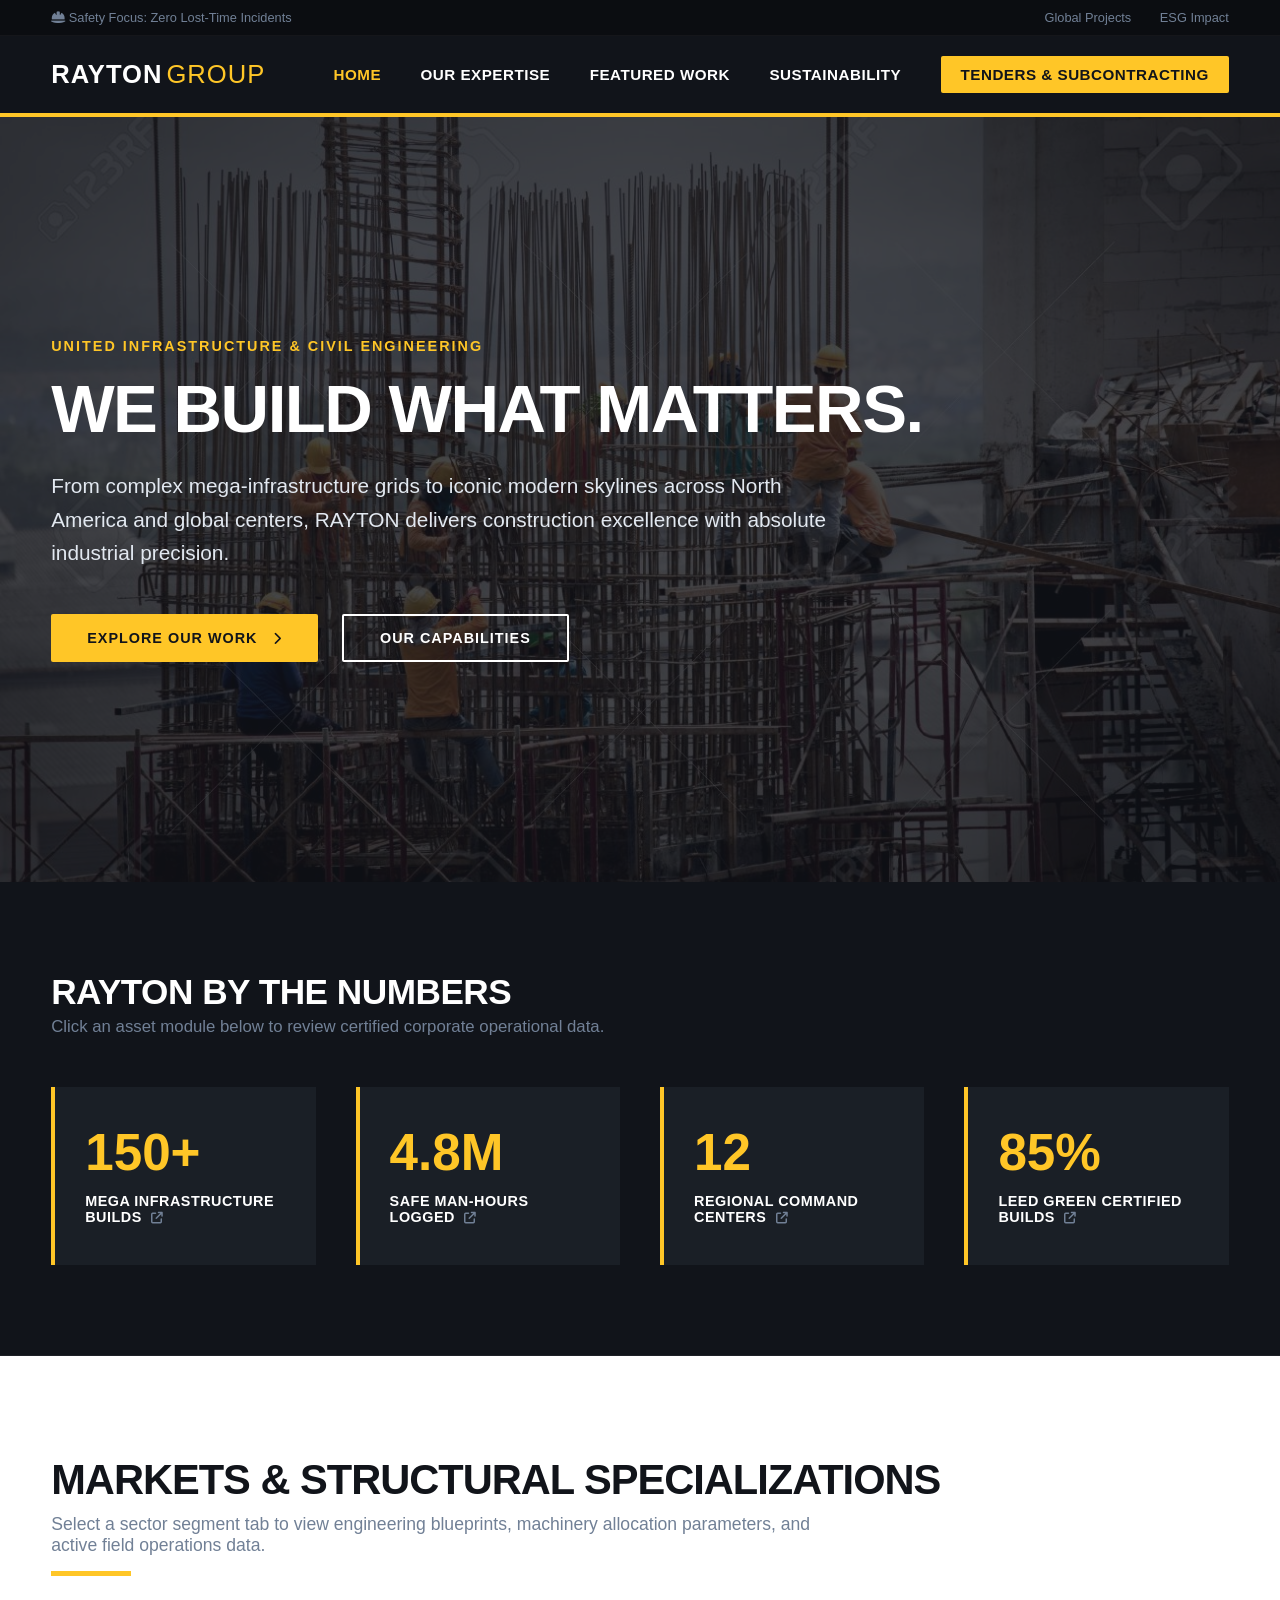
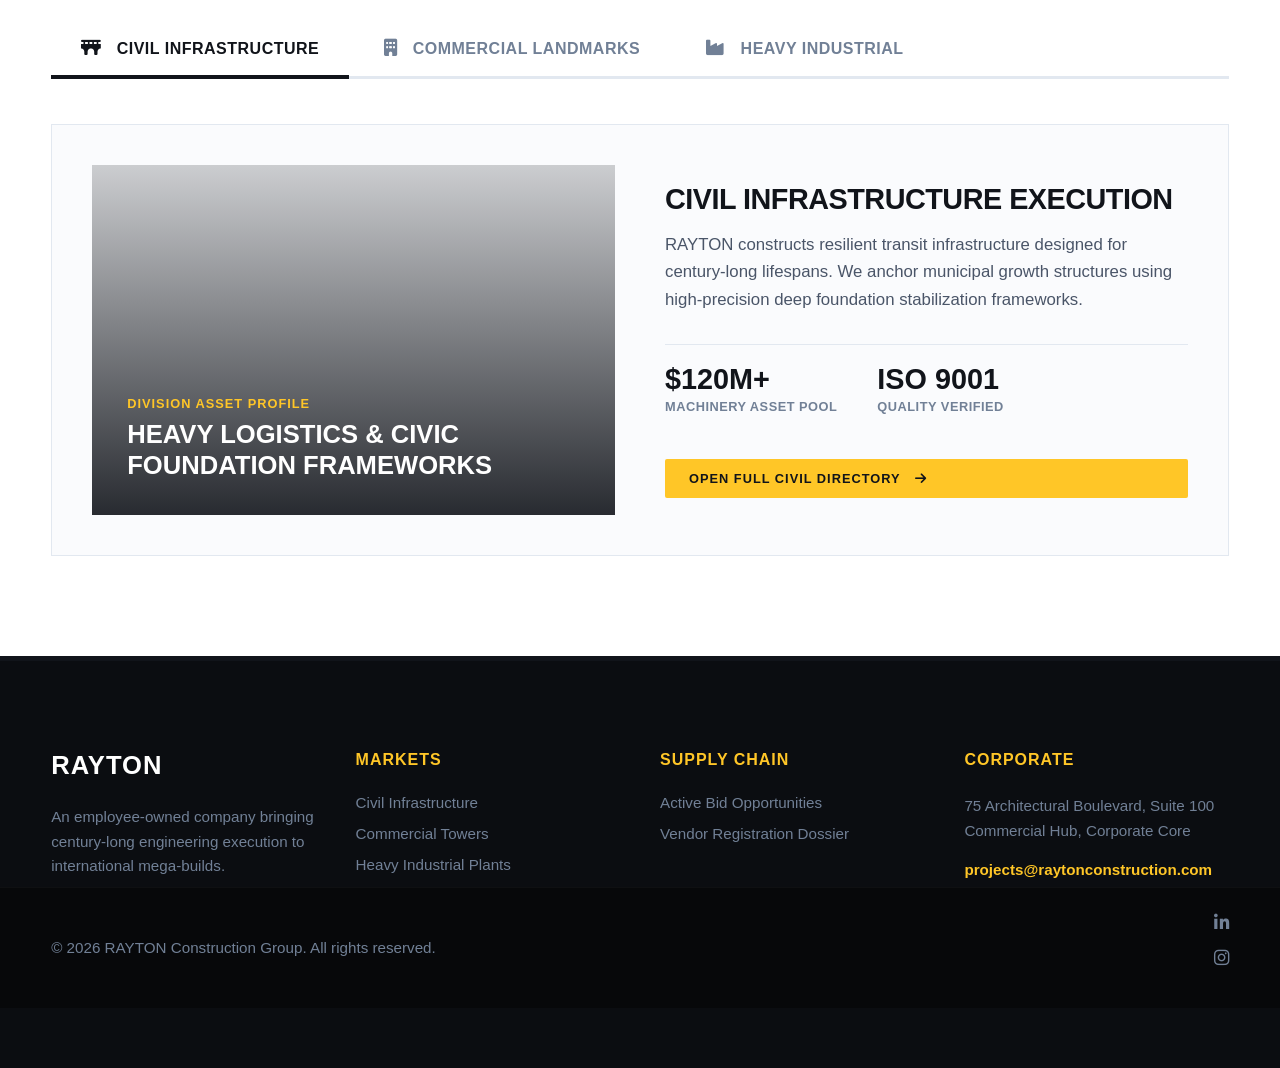
<file: index.html>
<!DOCTYPE html>
<html lang="en">
<head>
    <meta charset="UTF-8">
    <meta name="viewport" content="width=device-width, initial-scale=1.0">
    <title>RAYTON Engineering & Construction | Infrastructure & Capital Builders</title>
    <link rel="stylesheet" href="styles.css">
    <link rel="stylesheet" href="https://cdnjs.cloudflare.com/ajax/libs/font-awesome/6.4.0/css/all.min.css">
</head>
<body>

    <!-- PCL Minimalist Top Utility Grid -->
    <div class="pcl-utility-strip">
        <div class="pcl-container row">
            <div class="strip-ticker">
                <span><i class="fa-solid fa-helmet-safety"></i> Safety Focus: Zero Lost-Time Incidents</span>
            </div>
            <div class="strip-links">
                <a href="portfolio.html">Global Projects</a>
                <a href="sustainability.html">ESG Impact</a>
            </div>
        </div>
    </div>

    <!-- PCL Signature High-Contrast Navbar -->
    <header class="pcl-navbar">
        <div class="pcl-container row">
            <div class="pcl-brand">
                <h2>RAYTON<span>GROUP</span></h2>
            </div>
            <nav class="pcl-nav-links">
                <a href="index.html" class="active">Home</a>
                <a href="capabilities.html">Our Expertise</a>
                <a href="portfolio.html">Featured Work</a>
                <a href="sustainability.html">Sustainability</a>
                <a href="procurement.html" class="pcl-btn-accent">Tenders & Subcontracting</a>
            </nav>
        </div>
    </header>

    <!-- PCL Massive Premium Fullscreen Stage Hero Grid -->
    <section class="pcl-stage-hero">
        <div class="pcl-stage-overlay"></div>
        <div class="pcl-container pcl-stage-content">
            <span class="pcl-badge-line">United Infrastructure & Civil Engineering</span>
            <h1>We Build What Matters.</h1>
            <p>From complex mega-infrastructure grids to iconic modern skylines across North America and global centers, RAYTON delivers construction excellence with absolute industrial precision.</p>
            <div class="pcl-hero-actions">
                <a href="portfolio.html" class="pcl-btn-fill">Explore Our Work <i class="fa-solid fa-chevron-right"></i></a>
                <a href="capabilities.html" class="pcl-btn-outline">Our Capabilities</a>
            </div>
        </div>
    </section>

    <!-- PCL Signature Sleek Analytics Metrics Matrix -->
    <section class="pcl-matrix-section">
        <div class="pcl-container">
            <div class="matrix-headline">
                <h3>RAYTON by the Numbers</h3>
                <p>Click an asset module below to review certified corporate operational data.</p>
            </div>
            <div class="pcl-grid pcl-grid-4">
                <a href="record-projects.html" class="pcl-matrix-card">
                    <span class="card-num">150+</span>
                    <span class="card-lbl">Mega Infrastructure Builds <i class="fa-solid fa-arrow-up-right-from-square"></i></span>
                </a>
                <a href="record-safety.html" class="pcl-matrix-card">
                    <span class="card-num">4.8M</span>
                    <span class="card-lbl">Safe Man-Hours Logged <i class="fa-solid fa-arrow-up-right-from-square"></i></span>
                </a>
                <a href="record-cities.html" class="pcl-matrix-card">
                    <span class="card-num">12</span>
                    <span class="card-lbl">Regional Command Centers <i class="fa-solid fa-arrow-up-right-from-square"></i></span>
                </a>
                <a href="sustainability.html" class="pcl-matrix-card">
                    <span class="card-num">85%</span>
                    <span class="card-lbl">LEED Green Certified Builds <i class="fa-solid fa-arrow-up-right-from-square"></i></span>
                </a>
            </div>
        </div>
    </section>

    <!-- ==========================================================================
         NEW: INDUSTRIAL ENTERPRISE IN-PAGE TABS INTERACTIVE SYSTEM
         ========================================================================== -->
    <section class="pcl-tabs-section">
        <div class="pcl-container">
            <div class="pcl-section-title">
                <h2>Markets & Structural Specializations</h2>
                <p>Select a sector segment tab to view engineering blueprints, machinery allocation parameters, and active field operations data.</p>
                <div class="accent-bar"></div>
            </div>

            <!-- The Tab Click Control Strip -->
            <div class="pcl-tab-navigation-strip">
                <button class="tab-control-btn active" onclick="switchIndustrialTab(event, 'tab-civil')">
                    <i class="fa-solid fa-bridge"></i> Civil Infrastructure
                </button>
                <button class="tab-control-btn" onclick="switchIndustrialTab(event, 'tab-commercial')">
                    <i class="fa-solid fa-building"></i> Commercial Landmarks
                </button>
                <button class="tab-control-btn" onclick="switchIndustrialTab(event, 'tab-industrial')">
                    <i class="fa-solid fa-industry"></i> Heavy Industrial
                </button>
            </div>

            <!-- Tab Panel 1: Civil -->
            <div id="tab-civil" class="pcl-tab-content-panel active">
                <div class="tab-layout-grid">
                    <div class="tab-visual-showcase civic-bg">
                        <div class="visual-tint-shield">
                            <span class="panel-tag">Division Asset Profile</span>
                            <h3>Heavy Logistics & Civic Foundation Frameworks</h3>
                        </div>
                    </div>
                    <div class="tab-data-profile">
                        <h3>Civil Infrastructure Execution</h3>
                        <p>RAYTON constructs resilient transit infrastructure designed for century-long lifespans. We anchor municipal growth structures using high-precision deep foundation stabilization frameworks.</p>
                        
                        <div class="tab-matrix-stats">
                            <div class="matrix-stat-item">
                                <strong>$120M+</strong>
                                <small>Machinery Asset Pool</small>
                            </div>
                            <div class="matrix-stat-item">
                                <strong>ISO 9001</strong>
                                <small>Quality Verified</small>
                            </div>
                        </div>

                        <a href="cap-civil.html" class="pcl-btn-fill small-btn">Open Full Civil Directory <i class="fa-solid fa-arrow-right"></i></a>
                    </div>
                </div>
            </div>

            <!-- Tab Panel 2: Commercial -->
            <div id="tab-commercial" class="pcl-tab-content-panel">
                <div class="tab-layout-grid">
                    <div class="tab-visual-showcase commercial-bg">
                        <div class="visual-tint-shield">
                            <span class="panel-tag">Architectural Real Estate</span>
                            <h3>High-Rise Steel Structural Deflection Profiles</h3>
                        </div>
                    </div>
                    <div class="tab-data-profile">
                        <h3>Commercial Landmarks Division</h3>
                        <p>We translate complex high-rise blueprints into glass-and-steel commercial centers. Our structures integrate intelligent building systems and composite core layouts designed for supreme structural stability.</p>
                        
                        <div class="tab-matrix-stats">
                            <div class="matrix-stat-item">
                                <strong>42</strong>
                                <small>Towers Handed Over</small>
                            </div>
                            <div class="matrix-stat-item">
                                <strong>-40%</strong>
                                <small>HVAC Energy Loading</small>
                            </div>
                        </div>

                        <a href="cap-commercial.html" class="pcl-btn-fill small-btn">Open Commercial Specs <i class="fa-solid fa-arrow-right"></i></a>
                    </div>
                </div>
            </div>

            <!-- Tab Panel 3: Industrial -->
            <div id="tab-industrial" class="pcl-tab-content-panel">
                <div class="tab-layout-grid">
                    <div class="tab-visual-showcase industrial-bg">
                        <div class="visual-tint-shield">
                            <span class="panel-tag">High-Stress Engineering</span>
                            <h3>Vibration-Isolated Dynamic Heavy machine Foundations</h3>
                        </div>
                    </div>
                    <div class="tab-data-profile">
                        <h3>Heavy Industrial Systems</h3>
                        <p>Engineering robust processing installations, high-volume refineries, and advanced logistics hubs. Built to survive extreme vibration and harsh weather profiles using thick reinforced concrete slabs.</p>
                        
                        <div class="tab-matrix-stats">
                            <div class="matrix-stat-item">
                                <strong>90+</strong>
                                <small>Plants Commissioned</small>
                            </div>
                            <div class="matrix-stat-item">
                                <strong>Blast-Proof</strong>
                                <small>Reinforced Firewalls</small>
                            </div>
                        </div>

                        <a href="cap-industrial.html" class="pcl-btn-fill small-btn">Open Industrial Directory <i class="fa-solid fa-arrow-right"></i></a>
                    </div>
                </div>
            </div>

        </div>
    </section>

    <!-- PCL Deep Black Heavy-Industrial Footer -->
    <footer class="pcl-footer">
        <div class="pcl-container pcl-grid pcl-grid-4">
            <div class="footer-summary">
                <h3>RAYTON</h3>
                <p>An employee-owned company bringing century-long engineering execution to international mega-builds.</p>
            </div>
            <div class="footer-links-col">
                <h4>Markets</h4>
                <a href="cap-civil.html">Civil Infrastructure</a>
                <a href="cap-commercial.html">Commercial Towers</a>
                <a href="cap-industrial.html">Heavy Industrial Plants</a>
            </div>
            <div class="footer-links-col">
                <h4>Supply Chain</h4>
                <a href="procurement.html">Active Bid Opportunities</a>
                <a href="procurement.html#register">Vendor Registration Dossier</a>
            </div>
            <div class="footer-links-col">
                <h4>Corporate</h4>
                <p>75 Architectural Boulevard, Suite 100<br>Commercial Hub, Corporate Core</p>
                <p class="contact-email">projects@raytonconstruction.com</p>
            </div>
        </div>
        <div class="pcl-footer-base">
            <div class="pcl-container row">
                <p>&copy; 2026 RAYTON Construction Group. All rights reserved.</p>
                <div class="footer-socials">
                    <a href="#"><i class="fa-brands fa-linkedin-in"></i></a>
                    <a href="#"><i class="fa-brands fa-instagram"></i></a>
                </div>
            </div>
        </div>
    </footer>

    <!-- Light, Lightning-Fast Tab Switching Logic -->
    <script>
        function switchIndustrialTab(event, targetTabId) {
            // 1. Hide all existing tab content panels safely
            const contentPanels = document.getElementsByClassName('pcl-tab-content-panel');
            for (let panel of contentPanels) {
                panel.classList.remove('active');
            }

            // 2. Remove the yellow active outline from all tab layout navigation buttons
            const tabButtons = document.getElementsByClassName('tab-control-btn');
            for (let button of tabButtons) {
                button.classList.remove('active');
            }

            // 3. Show the requested active data container layout panel
            document.getElementById(targetTabId).classList.add('active');

            // 4. Highlight the currently pressed button layout state
            event.currentTarget.classList.add('active');
        }
    </script>

</body>
</html>
</file>
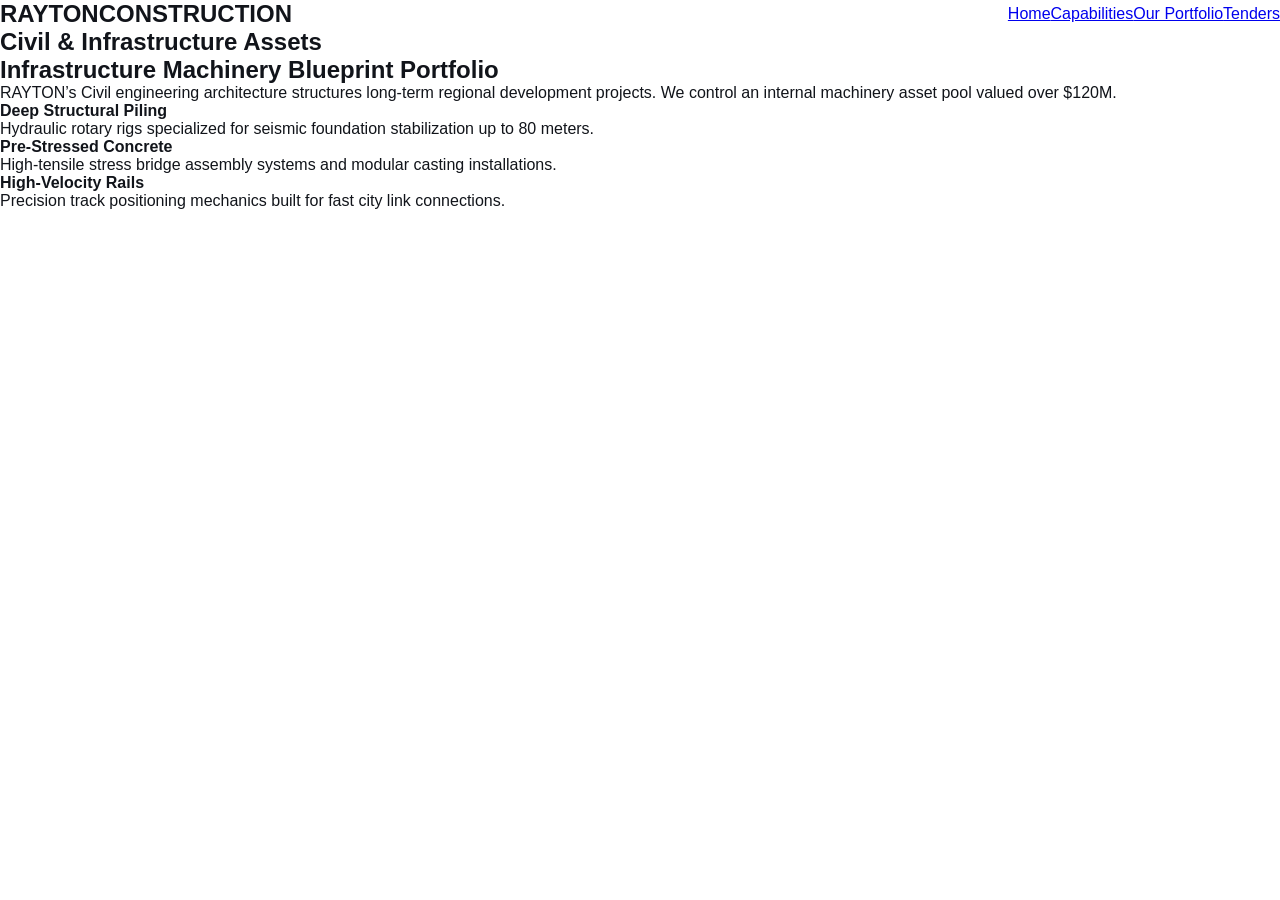
<file: cap-civil.html>
<!DOCTYPE html>
<html lang="en">
<head>
    <meta charset="UTF-8">
    <title>Civil Engineering & Infrastructure | RAYTON</title>
    <link rel="stylesheet" href="styles.css">
</head>
<body>
    <header class="main-header"><div class="container row"><div class="logo"><h2>RAYTON<span>CONSTRUCTION</span></h2></div><nav class="nav-menu"><a href="index.html">Home</a><a href="capabilities.html" class="active">Capabilities</a><a href="portfolio.html">Our Portfolio</a><a href="procurement.html" class="btn btn-primary">Tenders</a></nav></div></header>
    
    <section class="subpage-header"><div class="container"><h1>Civil & Infrastructure Assets</h1></div></section>

    <section class="spec-container"><div class="container"><div class="spec-box">
        <h2>Infrastructure Machinery Blueprint Portfolio</h2>
        <p>RAYTON’s Civil engineering architecture structures long-term regional development projects. We control an internal machinery asset pool valued over $120M.</p>
        <div class="spec-grid">
            <div class="spec-item"><h4>Deep Structural Piling</h4><p>Hydraulic rotary rigs specialized for seismic foundation stabilization up to 80 meters.</p></div>
            <div class="spec-item"><h4>Pre-Stressed Concrete</h4><p>High-tensile stress bridge assembly systems and modular casting installations.</p></div>
            <div class="spec-item"><h4>High-Velocity Rails</h4><p>Precision track positioning mechanics built for fast city link connections.</p></div>
        </div>
    </div></div></section>
</body>
</html>
</file>
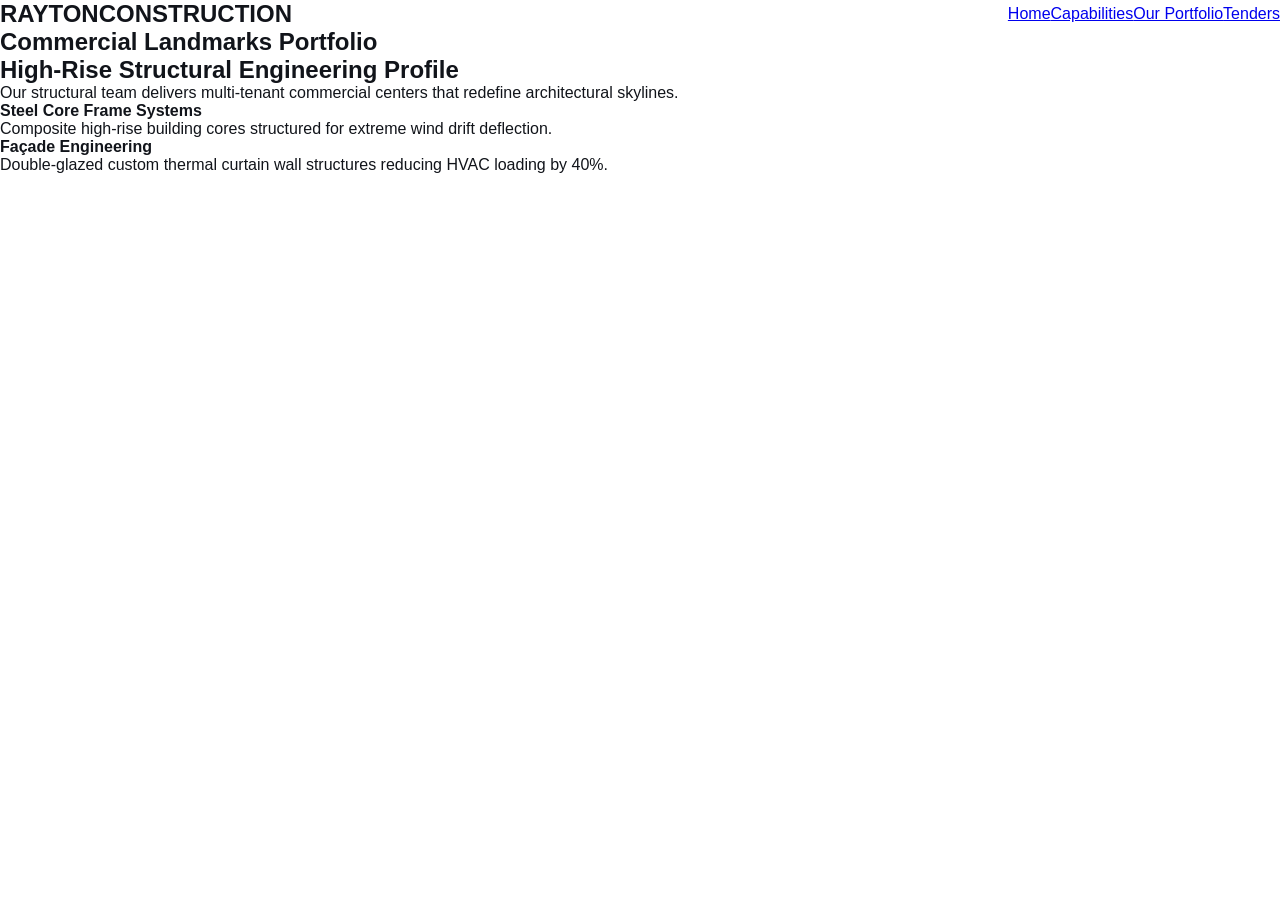
<file: cap-commercial.html>
<!DOCTYPE html>
<html lang="en">
<head>
    <meta charset="UTF-8">
    <title>Commercial Landmarks Division | RAYTON</title>
    <link rel="stylesheet" href="styles.css">
</head>
<body>
    <header class="main-header"><div class="container row"><div class="logo"><h2>RAYTON<span>CONSTRUCTION</span></h2></div><nav class="nav-menu"><a href="index.html">Home</a><a href="capabilities.html" class="active">Capabilities</a><a href="portfolio.html">Our Portfolio</a><a href="procurement.html" class="btn btn-primary">Tenders</a></nav></div></header>
    
    <section class="subpage-header"><div class="container"><h1>Commercial Landmarks Portfolio</h1></div></section>

    <section class="spec-container"><div class="container"><div class="spec-box">
        <h2>High-Rise Structural Engineering Profile</h2>
        <p>Our structural team delivers multi-tenant commercial centers that redefine architectural skylines.</p>
        <div class="spec-grid">
            <div class="spec-item"><h4>Steel Core Frame Systems</h4><p>Composite high-rise building cores structured for extreme wind drift deflection.</p></div>
            <div class="spec-item"><h4>Façade Engineering</h4><p>Double-glazed custom thermal curtain wall structures reducing HVAC loading by 40%.</p></div>
        </div>
    </div></div></section>
</body>
</html>
</file>
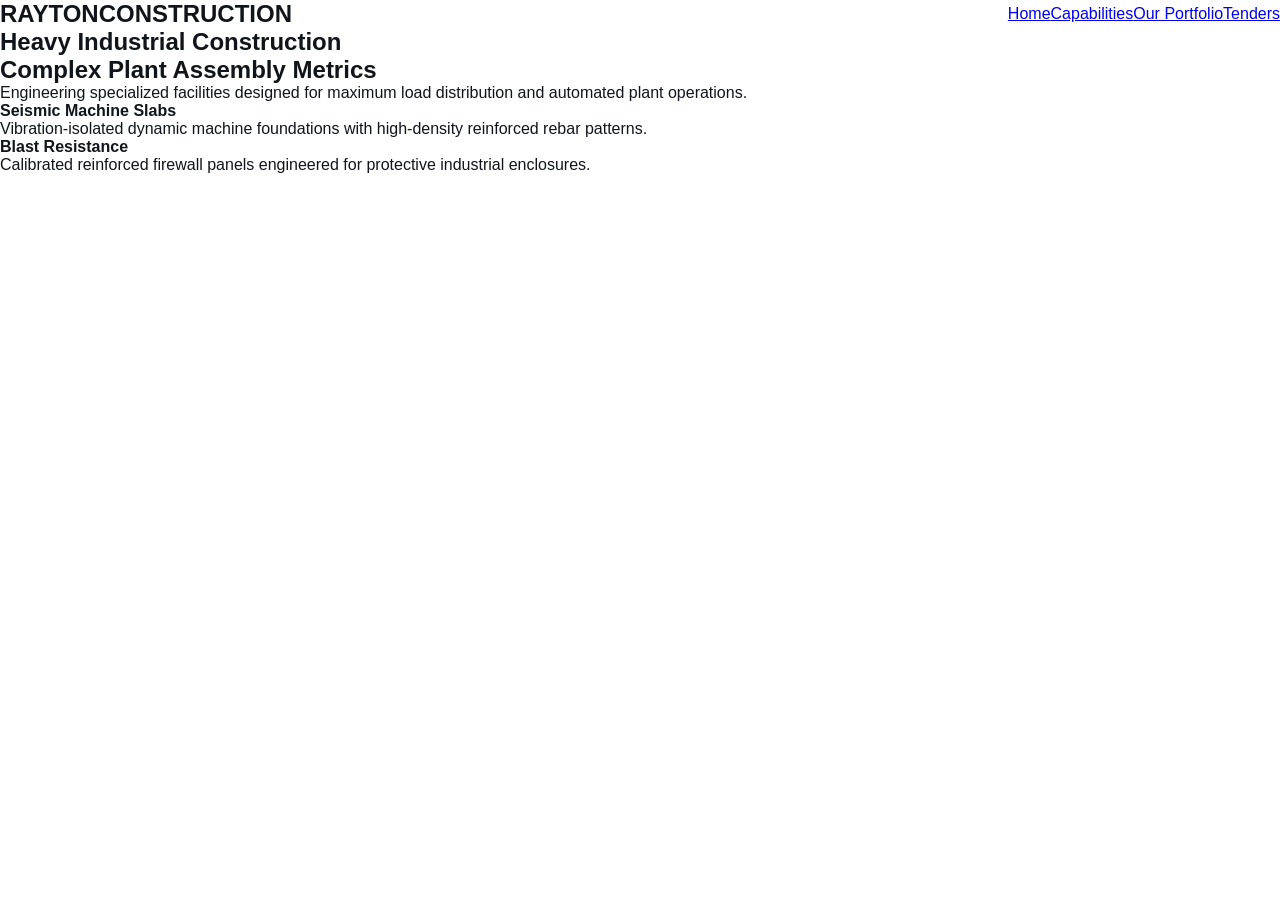
<file: cap-industrial.html>
<!DOCTYPE html>
<html lang="en">
<head>
    <meta charset="UTF-8">
    <title>Heavy Industrial Complexes | RAYTON</title>
    <link rel="stylesheet" href="styles.css">
</head>
<body>
    <header class="main-header"><div class="container row"><div class="logo"><h2>RAYTON<span>CONSTRUCTION</span></h2></div><nav class="nav-menu"><a href="index.html">Home</a><a href="capabilities.html" class="active">Capabilities</a><a href="portfolio.html">Our Portfolio</a><a href="procurement.html" class="btn btn-primary">Tenders</a></nav></div></header>
    
    <section class="subpage-header"><div class="container"><h1>Heavy Industrial Construction</h1></div></section>

    <section class="spec-container"><div class="container"><div class="spec-box">
        <h2>Complex Plant Assembly Metrics</h2>
        <p>Engineering specialized facilities designed for maximum load distribution and automated plant operations.</p>
        <div class="spec-grid">
            <div class="spec-item"><h4>Seismic Machine Slabs</h4><p>Vibration-isolated dynamic machine foundations with high-density reinforced rebar patterns.</p></div>
            <div class="spec-item"><h4>Blast Resistance</h4><p>Calibrated reinforced firewall panels engineered for protective industrial enclosures.</p></div>
        </div>
    </div></div></section>
</body>
</html>
</file>
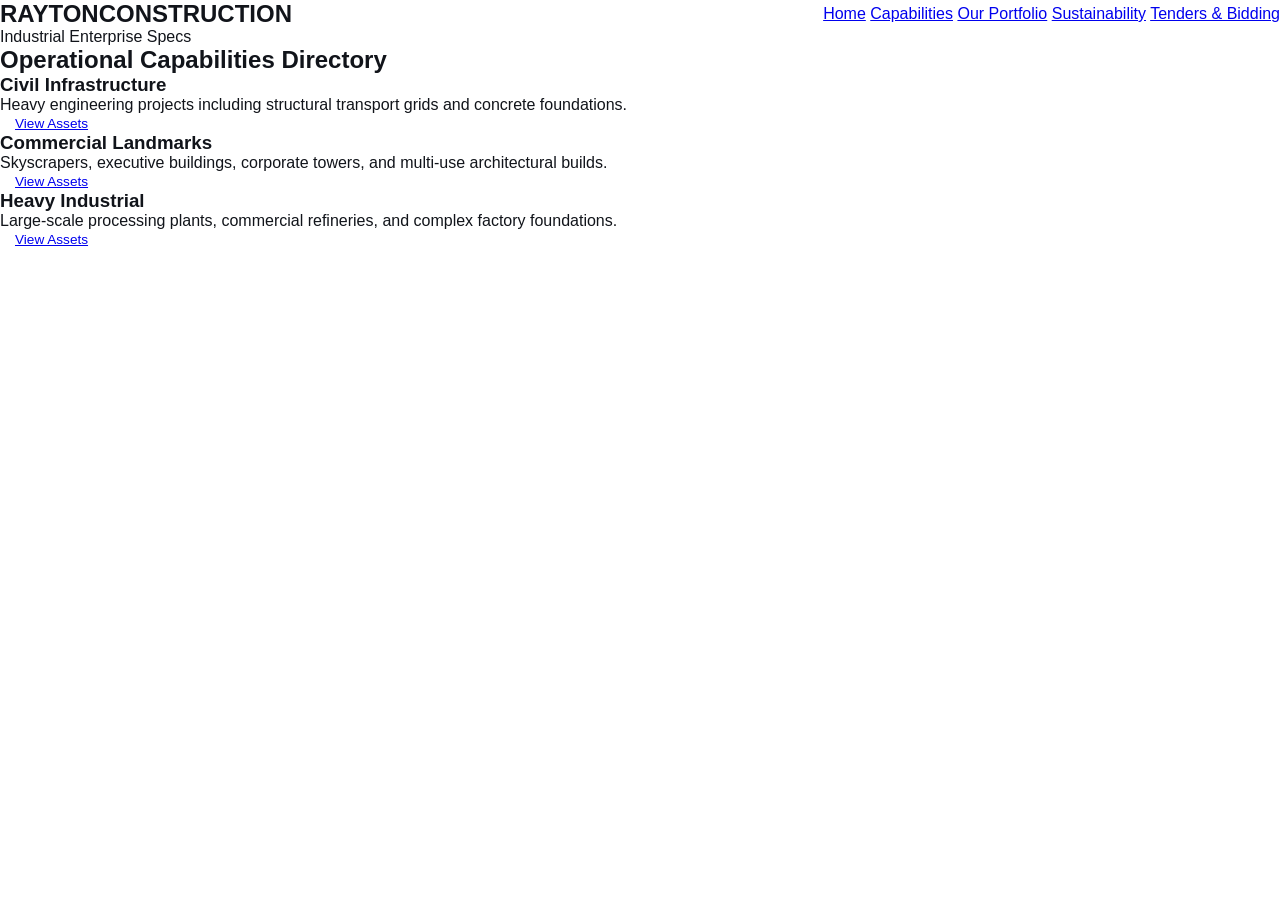
<file: capabilities.html>
<!DOCTYPE html>
<html lang="en">
<head>
    <meta charset="UTF-8">
    <title>Our Capabilities | RAYTON</title>
    <link rel="stylesheet" href="styles.css">
    <link rel="stylesheet" href="https://cdnjs.cloudflare.com/ajax/libs/font-awesome/6.4.0/css/all.min.css">
</head>
<body>
    <header class="main-header">
        <div class="container row">
            <div class="logo"><h2>RAYTON<span>CONSTRUCTION</span></h2></div>
            <nav class="nav-menu">
                <a href="index.html">Home</a>
                <a href="capabilities.html" class="active">Capabilities</a>
                <a href="portfolio.html">Our Portfolio</a>
                <a href="sustainability.html">Sustainability</a>
                <a href="procurement.html" class="btn btn-primary">Tenders & Bidding</a>
            </nav>
        </div>
    </header>

    <section class="subpage-header">
        <div class="container">
            <span class="badge">Industrial Enterprise Specs</span>
            <h1>Operational Capabilities Directory</h1>
        </div>
    </section>

    <section class="operations-section">
        <div class="container grid grid-3">
            <div class="op-card">
                <div class="op-img-placeholder civic"></div>
                <div class="op-info">
                    <h3>Civil Infrastructure</h3>
                    <p>Heavy engineering projects including structural transport grids and concrete foundations.</p>
                    <a href="cap-civil.html" class="btn btn-primary" style="margin-top:15px; padding:8px 15px; font-size:0.85rem;">View Assets</a>
                </div>
            </div>
            <div class="op-card">
                <div class="op-img-placeholder commercial"></div>
                <div class="op-info">
                    <h3>Commercial Landmarks</h3>
                    <p>Skyscrapers, executive buildings, corporate towers, and multi-use architectural builds.</p>
                    <a href="cap-commercial.html" class="btn btn-primary" style="margin-top:15px; padding:8px 15px; font-size:0.85rem;">View Assets</a>
                </div>
            </div>
            <div class="op-card">
                <div class="op-img-placeholder industrial"></div>
                <div class="op-info">
                    <h3>Heavy Industrial</h3>
                    <p>Large-scale processing plants, commercial refineries, and complex factory foundations.</p>
                    <a href="cap-industrial.html" class="btn btn-primary" style="margin-top:15px; padding:8px 15px; font-size:0.85rem;">View Assets</a>
                </div>
            </div>
        </div>
    </section>
</body>
</html>
</file>
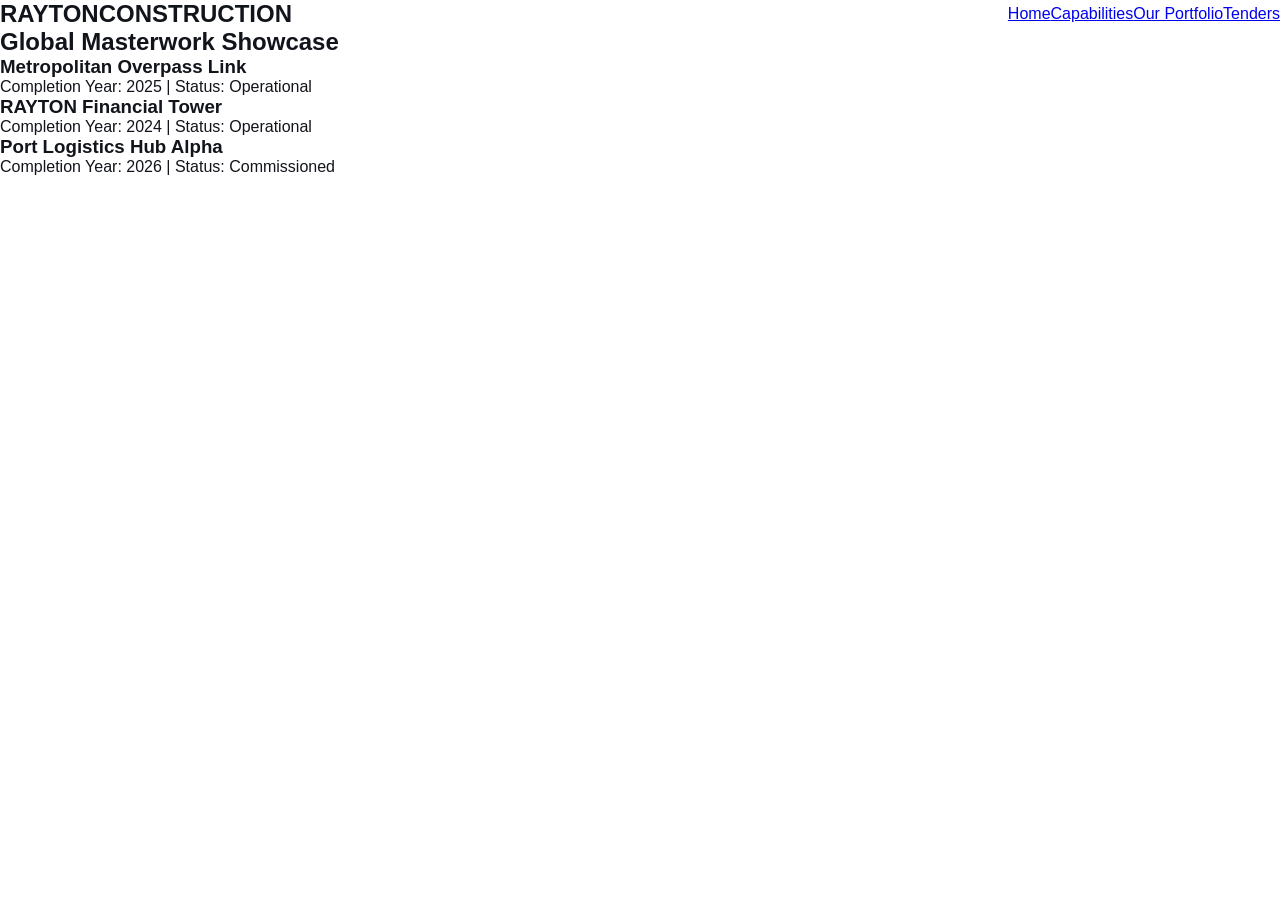
<file: portfolio.html>
<!DOCTYPE html>
<html lang="en">
<head>
    <meta charset="UTF-8">
    <title>Global Project Portfolio | RAYTON</title>
    <link rel="stylesheet" href="styles.css">
</head>
<body>
    <header class="main-header"><div class="container row"><div class="logo"><h2>RAYTON<span>CONSTRUCTION</span></h2></div><nav class="nav-menu"><a href="index.html">Home</a><a href="capabilities.html">Capabilities</a><a href="portfolio.html" class="active">Our Portfolio</a><a href="procurement.html" class="btn btn-primary">Tenders</a></nav></div></header>
    
    <section class="subpage-header"><div class="container"><h1>Global Masterwork Showcase</h1></div></section>

    <section class="operations-section"><div class="container">
        <div class="grid grid-3">
            <div class="op-card"><div class="op-img-placeholder civic"></div><div class="op-info"><h3>Metropolitan Overpass Link</h3><p>Completion Year: 2025 | Status: Operational</p></div></div>
            <div class="op-card"><div class="op-img-placeholder commercial"></div><div class="op-info"><h3>RAYTON Financial Tower</h3><p>Completion Year: 2024 | Status: Operational</p></div></div>
            <div class="op-card"><div class="op-img-placeholder industrial"></div><div class="op-info"><h3>Port Logistics Hub Alpha</h3><p>Completion Year: 2026 | Status: Commissioned</p></div></div>
        </div>
    </div></section>
</body>
</html>
</file>
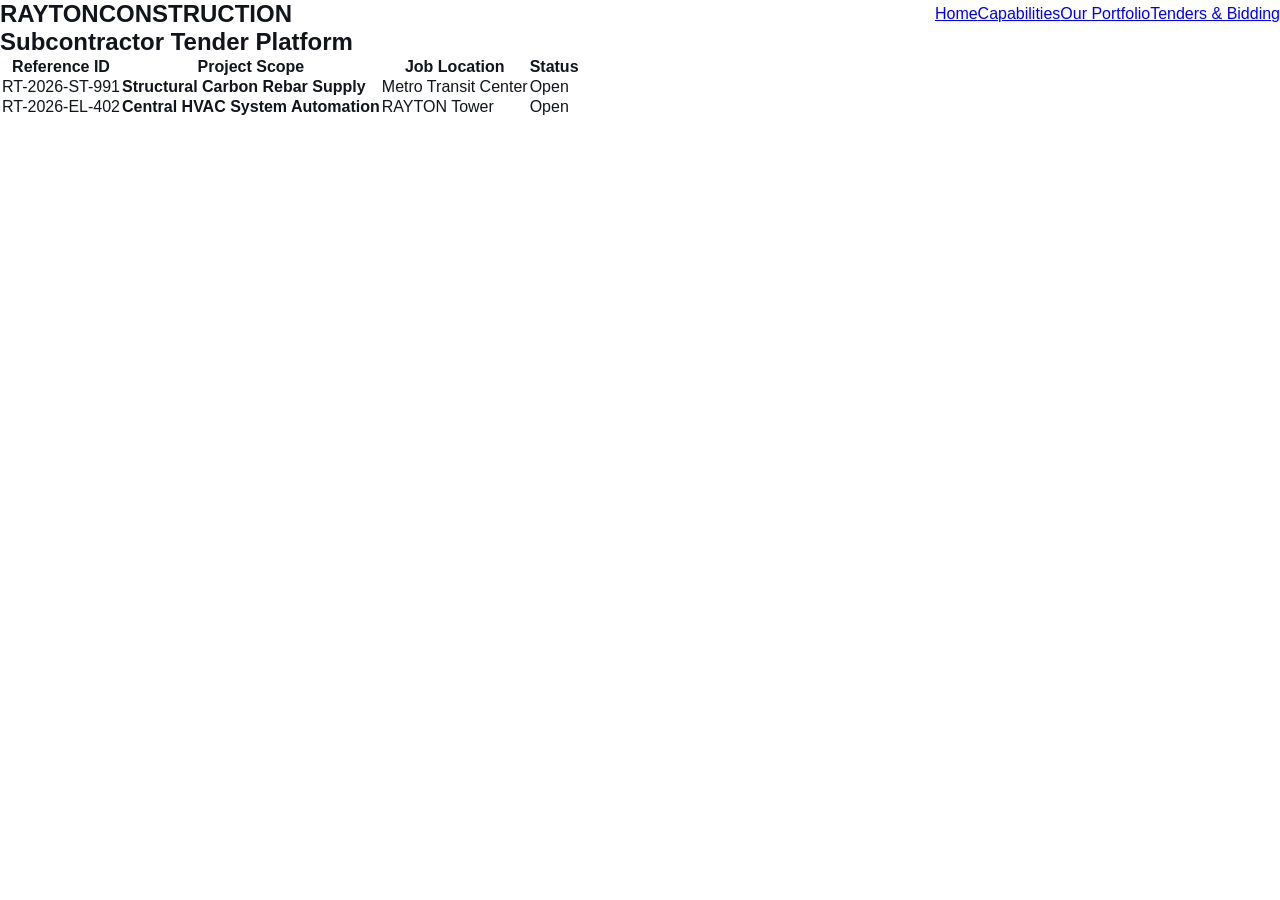
<file: procurement.html>
<!DOCTYPE html>
<html lang="en">
<head>
    <meta charset="UTF-8">
    <title>Subcontractor Tenders | RAYTON</title>
    <link rel="stylesheet" href="styles.css">
</head>
<body>
    <header class="main-header"><div class="container row"><div class="logo"><h2>RAYTON<span>CONSTRUCTION</span></h2></div><nav class="nav-menu"><a href="index.html">Home</a><a href="capabilities.html">Capabilities</a><a href="portfolio.html">Our Portfolio</a><a href="procurement.html" class="active">Tenders & Bidding</a></nav></div></header>
    
    <section class="subpage-header"><div class="container"><h1>Subcontractor Tender Platform</h1></div></section>

    <section class="spec-container"><div class="container">
        <table class="tender-table">
            <thead><tr><th>Reference ID</th><th>Project Scope</th><th>Job Location</th><th>Status</th></tr></thead>
            <tbody>
                <tr><td>RT-2026-ST-991</td><td><strong>Structural Carbon Rebar Supply</strong></td><td>Metro Transit Center</td><td><span class="status-pill">Open</span></td></tr>
                <tr><td>RT-2026-EL-402</td><td><strong>Central HVAC System Automation</strong></td><td>RAYTON Tower</td><td><span class="status-pill">Open</span></td></tr>
            </tbody>
        </table>
    </div></section>
</body>
</html>
</file>
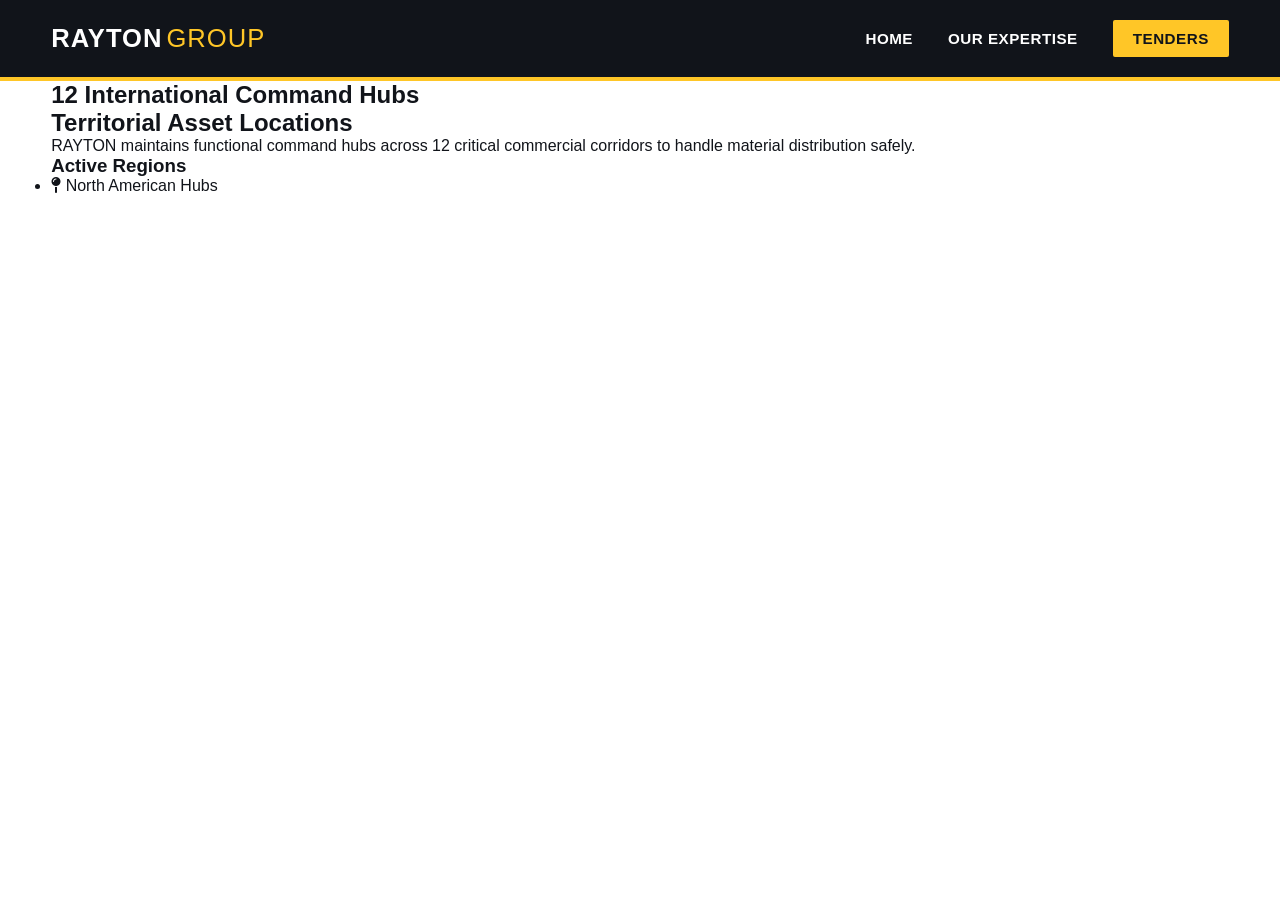
<file: record-cities.html>
<!DOCTYPE html>
<html lang="en">
<head>
    <meta charset="UTF-8">
    <title>Global Core Footprint | RAYTON</title>
    <link rel="stylesheet" href="styles.css">
    <link rel="stylesheet" href="https://cdnjs.cloudflare.com/ajax/libs/font-awesome/6.4.0/css/all.min.css">
</head>
<body>
    <header class="pcl-navbar">
        <div class="pcl-container row">
            <div class="pcl-brand"><h2>RAYTON<span>GROUP</span></h2></div>
            <nav class="pcl-nav-links"><a href="index.html">Home</a><a href="capabilities.html">Our Expertise</a><a href="procurement.html" class="pcl-btn-accent">Tenders</a></nav>
        </div>
    </header>
    <section class="pcl-subpage-hero"><div class="pcl-container"><h1>12 International Command Hubs</h1></div></section>
    <section class="pcl-workspace"><div class="pcl-container pcl-workspace-grid">
        <div class="pcl-audit-panel">
            <h2>Territorial Asset Locations</h2>
            <p>RAYTON maintains functional command hubs across 12 critical commercial corridors to handle material distribution safely.</p>
        </div>
        <div class="pcl-sidebar-widget"><h3>Active Regions</h3><ul><li><i class="fa-solid fa-map-pin"></i> North American Hubs</li></ul></div>
    </div></section>
</body>
</html>
</file>
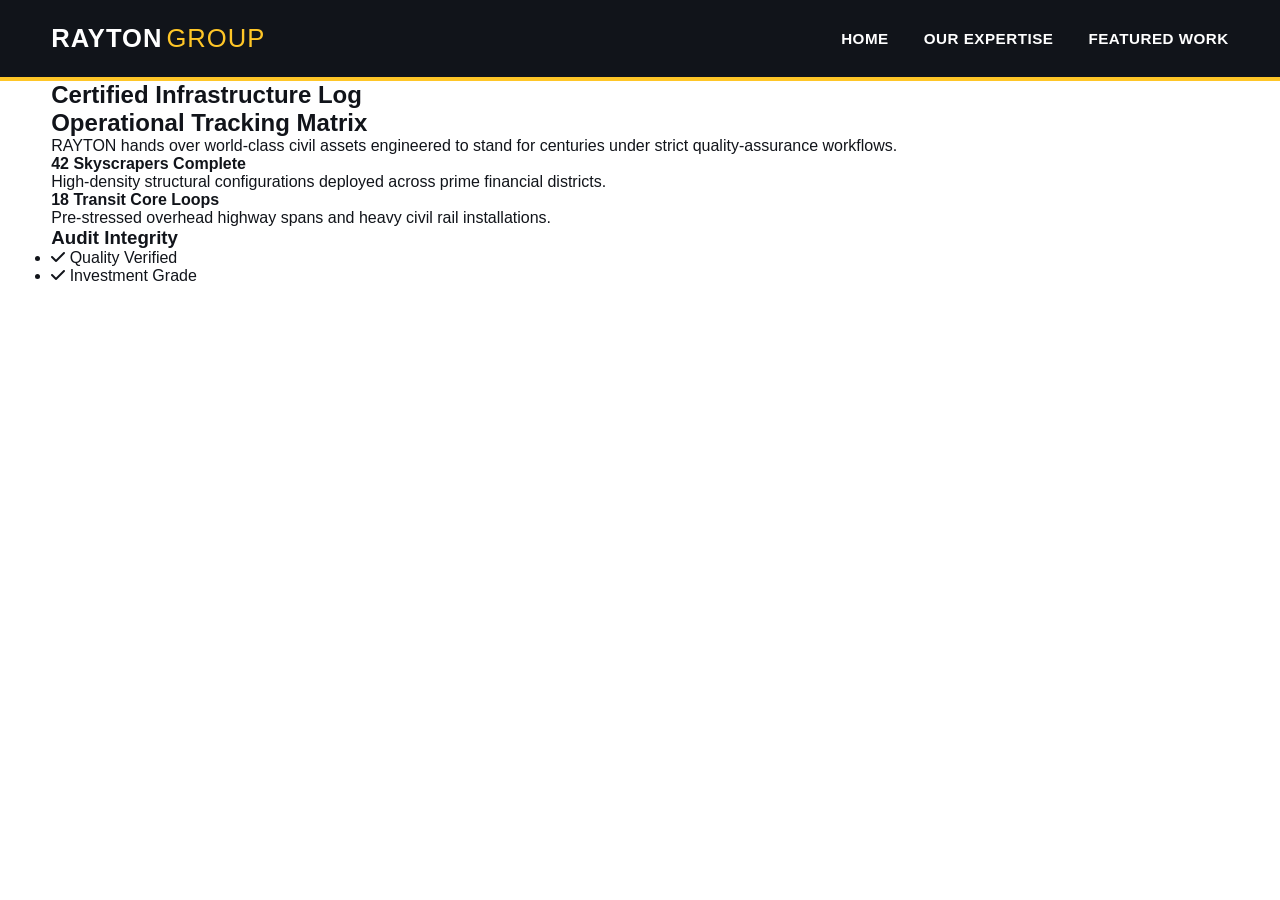
<file: record-projects.html>
<!DOCTYPE html>
<html lang="en">
<head>
    <meta charset="UTF-8">
    <title>Mega Projects Matrix | RAYTON</title>
    <link rel="stylesheet" href="styles.css">
    <link rel="stylesheet" href="https://cdnjs.cloudflare.com/ajax/libs/font-awesome/6.4.0/css/all.min.css">
</head>
<body>
    <header class="pcl-navbar">
        <div class="pcl-container row">
            <div class="pcl-brand"><h2>RAYTON<span>GROUP</span></h2></div>
            <nav class="pcl-nav-links"><a href="index.html">Home</a><a href="capabilities.html">Our Expertise</a><a href="portfolio.html">Featured Work</a></nav>
        </div>
    </header>
    <section class="pcl-subpage-hero"><div class="pcl-container"><h1>Certified Infrastructure Log</h1></div></section>
    <section class="pcl-workspace"><div class="pcl-container pcl-workspace-grid">
        <div class="pcl-audit-panel">
            <h2>Operational Tracking Matrix</h2>
            <p>RAYTON hands over world-class civil assets engineered to stand for centuries under strict quality-assurance workflows.</p>
            <div class="pcl-node-stack">
                <div class="pcl-node"><h4>42 Skyscrapers Complete</h4><p>High-density structural configurations deployed across prime financial districts.</p></div>
                <div class="pcl-node"><h4>18 Transit Core Loops</h4><p>Pre-stressed overhead highway spans and heavy civil rail installations.</p></div>
            </div>
        </div>
        <div class="pcl-sidebar-widget">
            <h3>Audit Integrity</h3>
            <ul><li><i class="fa-solid fa-check"></i> Quality Verified</li><li><i class="fa-solid fa-check"></i> Investment Grade</li></ul>
        </div>
    </div></section>
</body>
</html>
</file>
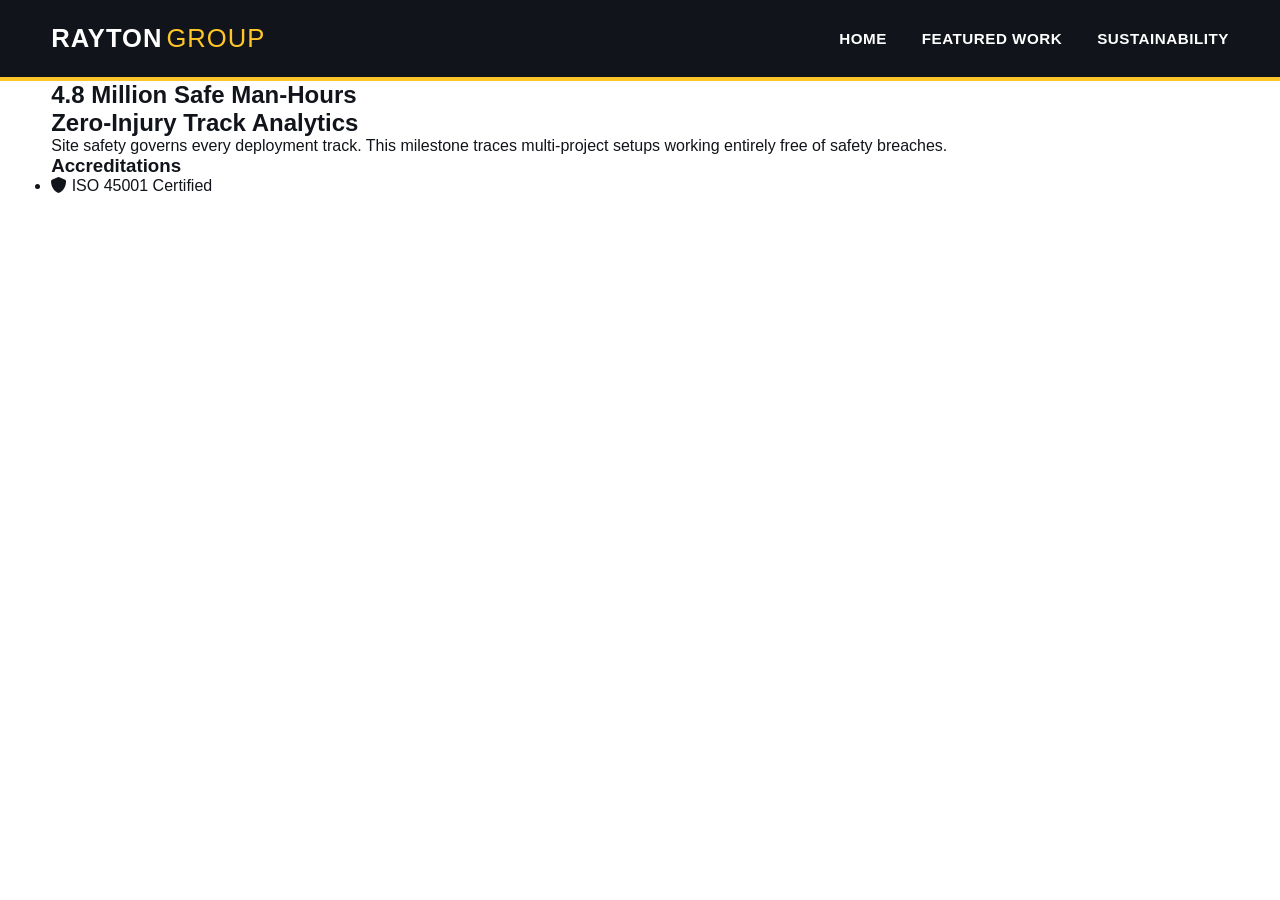
<file: record-safety.html>
<!DOCTYPE html>
<html lang="en">
<head>
    <meta charset="UTF-8">
    <title>HSE Performance Matrix | RAYTON</title>
    <link rel="stylesheet" href="styles.css">
    <link rel="stylesheet" href="https://cdnjs.cloudflare.com/ajax/libs/font-awesome/6.4.0/css/all.min.css">
</head>
<body>
    <header class="pcl-navbar">
        <div class="pcl-container row">
            <div class="pcl-brand"><h2>RAYTON<span>GROUP</span></h2></div>
            <nav class="pcl-nav-links"><a href="index.html">Home</a><a href="portfolio.html">Featured Work</a><a href="sustainability.html">Sustainability</a></nav>
        </div>
    </header>
    <section class="pcl-subpage-hero"><div class="pcl-container"><h1>4.8 Million Safe Man-Hours</h1></div></section>
    <section class="pcl-workspace"><div class="pcl-container pcl-workspace-grid">
        <div class="pcl-audit-panel">
            <h2>Zero-Injury Track Analytics</h2>
            <p>Site safety governs every deployment track. This milestone traces multi-project setups working entirely free of safety breaches.</p>
        </div>
        <div class="pcl-sidebar-widget"><h3>Accreditations</h3><ul><li><i class="fa-solid fa-shield"></i> ISO 45001 Certified</li></ul></div>
    </div></section>
</body>
</html>
</file>
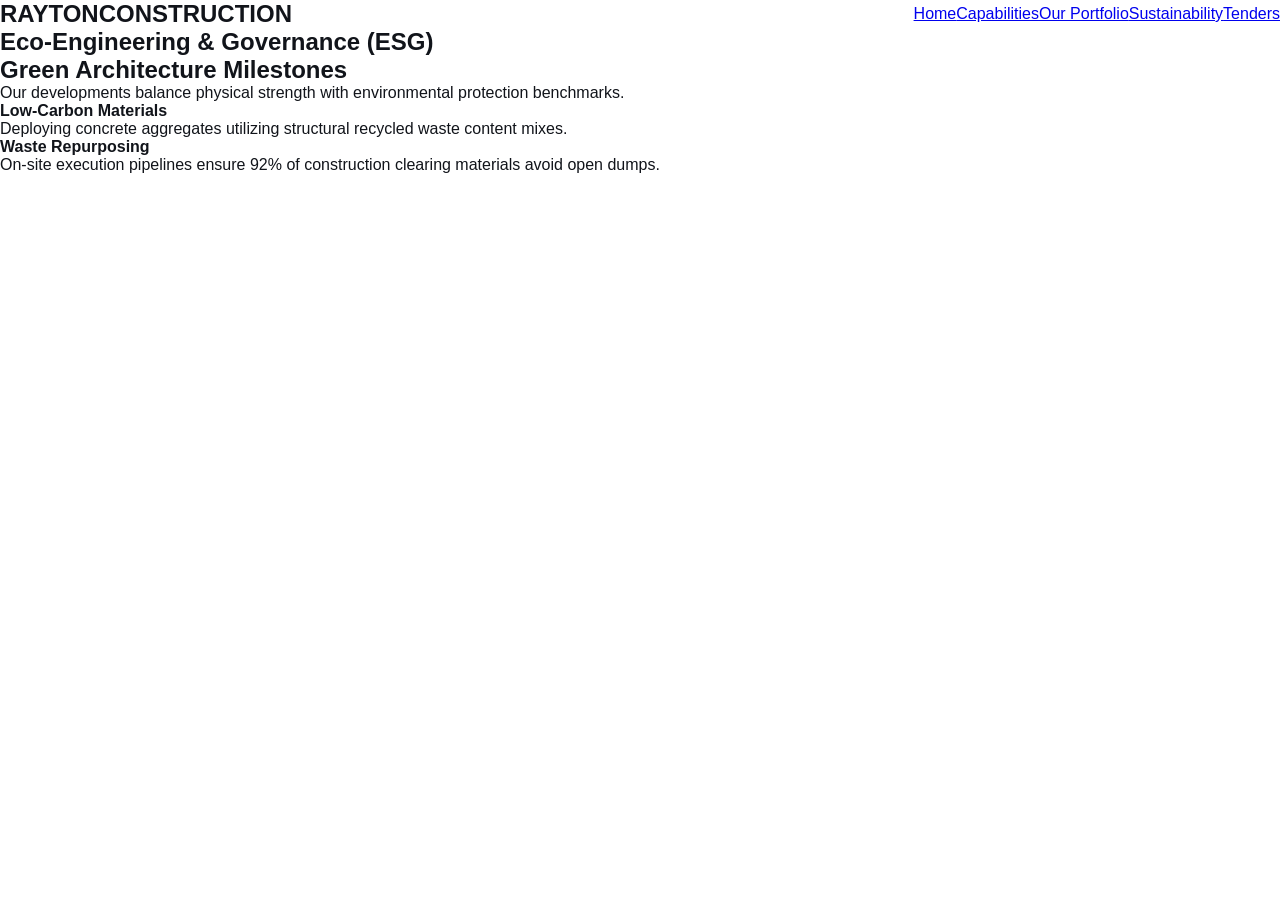
<file: sustainability.html>
<!DOCTYPE html>
<html lang="en">
<head>
    <meta charset="UTF-8">
    <title>Environmental, Social & Governance | RAYTON</title>
    <link rel="stylesheet" href="styles.css">
</head>
<body>
    <header class="main-header"><div class="container row"><div class="logo"><h2>RAYTON<span>CONSTRUCTION</span></h2></div><nav class="nav-menu"><a href="index.html">Home</a><a href="capabilities.html">Capabilities</a><a href="portfolio.html">Our Portfolio</a><a href="sustainability.html" class="active">Sustainability</a><a href="procurement.html" class="btn btn-primary">Tenders</a></nav></div></header>
    
    <section class="subpage-header"><div class="container"><h1>Eco-Engineering & Governance (ESG)</h1></div></section>

    <section class="spec-container"><div class="container"><div class="spec-box">
        <h2>Green Architecture Milestones</h2>
        <p>Our developments balance physical strength with environmental protection benchmarks.</p>
        <div class="spec-grid">
            <div class="spec-item"><h4>Low-Carbon Materials</h4><p>Deploying concrete aggregates utilizing structural recycled waste content mixes.</p></div>
            <div class="spec-item"><h4>Waste Repurposing</h4><p>On-site execution pipelines ensure 92% of construction clearing materials avoid open dumps.</p></div>
        </div>
    </div></div></section>
</body>
</html>
</file>
<file: styles.css>
/* ==========================================================================
   OFFICIAL PCL DESIGN SYSTEM CODES - HIGH CONTRAST INDUSTRIAL ARCHITECTURE
   ========================================================================== */
:root {
    --pcl-dark: #11141A;      /* PCL Midnight Charcoal Obsidian Black */
    --pcl-panel: #1A1F26;     /* Dark Charcoal Component Card Fills */
    --pcl-yellow: #FFC627;    /* PCL Neon Amber Yellow (The Signature Focus Accent) */
    --pcl-white: #FFFFFF;
    --pcl-light: #F4F6F9;     /* Light Corporate Structural Background */
    --pcl-gray: #718096;      /* Subdued Text Palette */
    --pcl-font: "Helvetica Neue", Arial, sans-serif;
}

* { margin: 0; padding: 0; box-sizing: border-box; }
body { font-family: var(--pcl-font); background: var(--pcl-white); color: var(--pcl-dark); -webkit-font-smoothing: antialiased; }
.pcl-container { width: 92%; max-width: 1280px; margin: 0 auto; }
.row { display: flex; justify-content: space-between; align-items: center; }
.pcl-grid { display: grid; gap: 40px; }
.pcl-grid-3 { grid-template-columns: repeat(auto-fit, minmax(320px, 1fr)); }
.pcl-grid-4 { grid-template-columns: repeat(auto-fit, minmax(240px, 1fr)); }

/* PCL Top Banner */
.pcl-utility-strip { background-color: #0B0D11; color: var(--pcl-gray); font-size: 0.8rem; padding: 10px 0; font-weight: 500; border-bottom: 1px solid rgba(255,255,255,0.04); }
.strip-links a { color: var(--pcl-gray); text-decoration: none; margin-left: 25px; transition: color 0.2s; }
.strip-links a:hover { color: var(--pcl-yellow); }

/* PCL Premium Nav Bar Setup */
.pcl-navbar { background-color: var(--pcl-dark); position: sticky; top: 0; z-index: 1000; padding: 24px 0; border-bottom: 4px solid var(--pcl-yellow); }
.pcl-brand h2 { color: var(--pcl-white); font-size: 1.6rem; font-weight: 900; letter-spacing: 1px; }
.pcl-brand h2 span { color: var(--pcl-yellow); font-weight: 400; margin-left: 4px; }
.pcl-nav-links a { color: var(--pcl-white); text-decoration: none; margin-left: 35px; font-weight: 700; font-size: 0.95rem; text-transform: uppercase; letter-spacing: 0.5px; transition: color 0.2s; }
.pcl-nav-links a:hover, .pcl-nav-links a.active { color: var(--pcl-yellow); }
.pcl-nav-links a.pcl-btn-accent { background: var(--pcl-yellow); color: var(--pcl-dark); padding: 10px 20px; border-radius: 2px; font-weight: 800; border-bottom: none; }
.pcl-nav-links a.pcl-btn-accent:hover { background: var(--pcl-white); color: var(--pcl-dark); }

/* PCL Immersive Fullscreen Hero Module */
.pcl-stage-hero { 
    position: relative; 
    padding: 180px 0; 
    min-height: 85vh; 
    display: flex; 
    align-items: center;
    background: url('hero-bg.jpg') center/cover no-repeat;
}
.pcl-stage-overlay { position: absolute; top: 0; left: 0; width: 100%; height: 100%; background: rgba(17, 20, 26, 0.78); z-index: 1; }
.pcl-stage-content { position: relative; z-index: 2; color: var(--pcl-white); }
.pcl-badge-line { display: inline-block; color: var(--pcl-yellow); font-weight: 800; text-transform: uppercase; font-size: 0.9rem; letter-spacing: 2px; margin-bottom: 20px; }
.pcl-stage-content h1 { font-size: 4.2rem; font-weight: 900; text-transform: uppercase; line-height: 1.05; letter-spacing: -1.5px; margin-bottom: 25px; }
.pcl-stage-content p { font-size: 1.3rem; line-height: 1.6; color: #E2E8F0; max-width: 800px; margin-bottom: 45px; font-weight: 300; }

/* PCL Custom Action Buttons */
.pcl-btn-fill { background-color: var(--pcl-yellow); color: var(--pcl-dark); padding: 16px 36px; font-weight: 800; text-transform: uppercase; text-decoration: none; display: inline-block; letter-spacing: 1px; font-size: 0.9rem; transition: all 0.3s ease; border-radius: 2px; border: none; cursor: pointer; }
.pcl-btn-fill i { margin-left: 10px; font-size: 0.8rem; }
.pcl-btn-fill:hover { background-color: var(--pcl-dark); color: var(--pcl-white); box-shadow: 0 0 0 2px var(--pcl-yellow); }
.pcl-btn-fill.small-btn { padding: 12px 24px; font-size: 0.8rem; margin-top: 15px; }
.pcl-btn-outline { border: 2px solid var(--pcl-white); color: var(--pcl-white); padding: 14px 36px; font-weight: 800; text-transform: uppercase; text-decoration: none; display: inline-block; letter-spacing: 1px; font-size: 0.9rem; margin-left: 20px; transition: all 0.3s ease; border-radius: 2px; }
.pcl-btn-outline:hover { background-color: var(--pcl-white); color: var(--pcl-dark); }

/* PCL High-Contrast Metric Dashboard Panel */
.pcl-matrix-section { background-color: var(--pcl-dark); padding: 90px 0; color: var(--pcl-white); border-bottom: 1px solid rgba(255,255,255,0.05); }
.matrix-headline { margin-bottom: 50px; }
.matrix-headline h3 { font-size: 2.2rem; font-weight: 900; text-transform: uppercase; letter-spacing: -0.5px; }
.matrix-headline p { color: var(--pcl-gray); font-size: 1.05rem; margin-top: 5px; }
.pcl-matrix-card { background-color: var(--pcl-panel); padding: 40px 30px; text-decoration: none; display: block; border-left: 4px solid var(--pcl-yellow); transition: all 0.25s ease; }
.pcl-matrix-card:hover { background-color: #232A33; transform: translateY(-4px); }
.card-num { display: block; font-size: 3.2rem; font-weight: 900; color: var(--pcl-yellow); line-height: 1; margin-bottom: 15px; }
.card-lbl { display: block; font-size: 0.9rem; font-weight: 700; color: var(--pcl-white); text-transform: uppercase; letter-spacing: 0.5px; }
.card-lbl i { font-size: 0.75rem; margin-left: 5px; color: var(--pcl-gray); }

/* ==========================================================================
   NEW: ELITE IN-PAGE TAB DISPLAY SYSTEM COMPONENT STYLES
   ========================================================================== */
.pcl-tabs-section { padding: 100px 0; background-color: var(--pcl-white); }
.pcl-section-title { margin-bottom: 45px; }
.pcl-section-title h2 { font-size: 2.6rem; font-weight: 900; text-transform: uppercase; color: var(--pcl-dark); letter-spacing: -1px; }
.pcl-section-title p { color: var(--pcl-gray); font-size: 1.1rem; max-width: 800px; margin-top: 10px; }
.accent-bar { width: 80px; height: 5px; background-color: var(--pcl-yellow); margin-top: 15px; }

/* The horizontal structural button line */
.pcl-tab-navigation-strip { 
    display: flex; 
    border-bottom: 3px solid #E2E8F0; 
    margin-bottom: 45px;
    gap: 5px;
}
.tab-control-btn { 
    background: none; 
    border: none; 
    padding: 18px 30px; 
    font-size: 1rem; 
    font-weight: 800; 
    text-transform: uppercase; 
    color: var(--pcl-gray); 
    cursor: pointer; 
    transition: all 0.3s ease; 
    position: relative;
    letter-spacing: 0.5px;
}
.tab-control-btn i { margin-right: 10px; font-size: 1.1rem; }
.tab-control-btn:hover { color: var(--pcl-dark); background-color: var(--pcl-light); }

/* The active state: colors the text dark and adds the PCL yellow bar directly underneath */
.tab-control-btn.active { 
    color: var(--pcl-dark); 
}
.tab-control-btn.active::after { 
    content: ''; 
    position: absolute; 
    bottom: -3px; left: 0; 
    width: 100%; height: 4px; 
    background-color: var(--pcl-dark); 
}

/* Tab Content Display Modules */
.pcl-tab-content-panel { 
    display: none; /* Hidden completely by default */
    animation: fadeFrameIn 0.4s ease-out forwards;
}
.pcl-tab-content-panel.active { 
    display: block; /* Switches on smoothly when toggle is pressed */
}

/* Inner Layout Container Grid */
.tab-layout-grid { 
    display: grid; 
    grid-template-columns: 1fr 1fr; 
    gap: 50px; 
    background-color: #FAFBFD;
    border: 1px solid #E2E8F0;
    padding: 40px;
}
.tab-visual-showcase { 
    height: 350px; 
    position: relative; 
}
/* Individual high-end backgrounds loaded contextually into tabs */
.civic-bg { background: url('https://images.unsplash.com/photo-1541888946425-d81bb19240f5?q=80&w=700') center/cover; }
.commercial-bg { background: url('https://images.unsplash.com/photo-1486406146926-c627a92ad1ab?q=80&w=700') center/cover; }
.industrial-bg { background: url('https://images.unsplash.com/photo-1581094288338-2314dddb7ece?q=80&w=700') center/cover; }

.visual-tint-shield { 
    position: absolute; top:0; left:0; width:100%; height:100%; 
    background: linear-gradient(to top, rgba(17,20,26,0.9) 0%, rgba(17,20,26,0.2) 100%); 
    padding: 35px; display: flex; flex-direction: column; justify-content: flex-end;
}
.panel-tag { color: var(--pcl-yellow); font-weight: 800; text-transform: uppercase; font-size: 0.8rem; letter-spacing: 1px; margin-bottom: 8px; }
.visual-tint-shield h3 { color: var(--pcl-white); font-size: 1.6rem; font-weight: 900; text-transform: uppercase; line-height: 1.2; }

.tab-data-profile { display: flex; flex-direction: column; justify-content: center; }
.tab-data-profile h3 { font-size: 1.8rem; font-weight: 900; text-transform: uppercase; margin-bottom: 15px; letter-spacing: -0.5px; }
.tab-data-profile p { color: #4A5568; font-size: 1.05rem; line-height: 1.65; margin-bottom: 30px; }

/* Segmented Sub-Matrix Metrics Inside Tabs */
.tab-matrix-stats { 
    display: flex; 
    gap: 40px; 
    margin-bottom: 30px; 
    border-top: 1px solid #E2E8F0; 
    padding-top: 20px;
}
.matrix-stat-item strong { display: block; font-size: 1.8rem; font-weight: 900; color: var(--pcl-dark); line-height: 1; }
.matrix-stat-item small { display: block; font-size: 0.8rem; font-weight: 700; color: var(--pcl-gray); text-transform: uppercase; margin-top: 5px; letter-spacing: 0.5px; }

/* Entry Keyframe Micro-Animation */
@keyframes fadeFrameIn {
    from { opacity: 0; transform: translateY(10px); }
    to { opacity: 1; transform: translateY(0); }
}

/* PCL Deep Charcoal Heavy Corporate Footer Grid */
.pcl-footer { background-color: #0B0D11; color: var(--pcl-white); padding: 90px 0 60px; border-top: 5px solid var(--pcl-dark); }
.pcl-footer h3 { font-size: 1.6rem; font-weight: 900; letter-spacing: 1px; margin-bottom: 25px; }
.pcl-footer h4 { color: var(--pcl-yellow); font-size: 1rem; font-weight: 800; text-transform: uppercase; letter-spacing: 1px; margin-bottom: 25px; }
.pcl-footer a { color: var(--pcl-gray); text-decoration: none; display: block; margin-bottom: 14px; font-size: 0.95rem; font-weight: 500; transition: color 0.2s; }
.pcl-footer a:hover { color: var(--pcl-white); }
.pcl-footer p { color: var(--pcl-gray); font-size: 0.95rem; line-height: 1.6; }
.contact-email { color: var(--pcl-yellow) !important; font-weight: 700; margin-top: 15px; }
.pcl-footer-base { background-color: #07080A; color: rgba(255,255,255,0.25); padding: 25px 0; font-size: 0.85rem; font-weight: 500; border-top: 1px solid rgba(255,255,255,0.03); }
.footer-socials a { color: var(--pcl-gray); font-size: 1.1rem; margin-left: 25px; transition: color 0.2s; }
.footer-socials a:hover { color: var(--pcl-yellow); }
/* Custom Logo Positioning Sizer */
.pcl-custom-logo {
    max-height: 42px;    /* Perfectly scales the image to match PCL's navbar layout */
    width: auto;         /* Prevents your logo graphic from stretching sideways */
    display: block;
    object-fit: contain;
}
</file>
